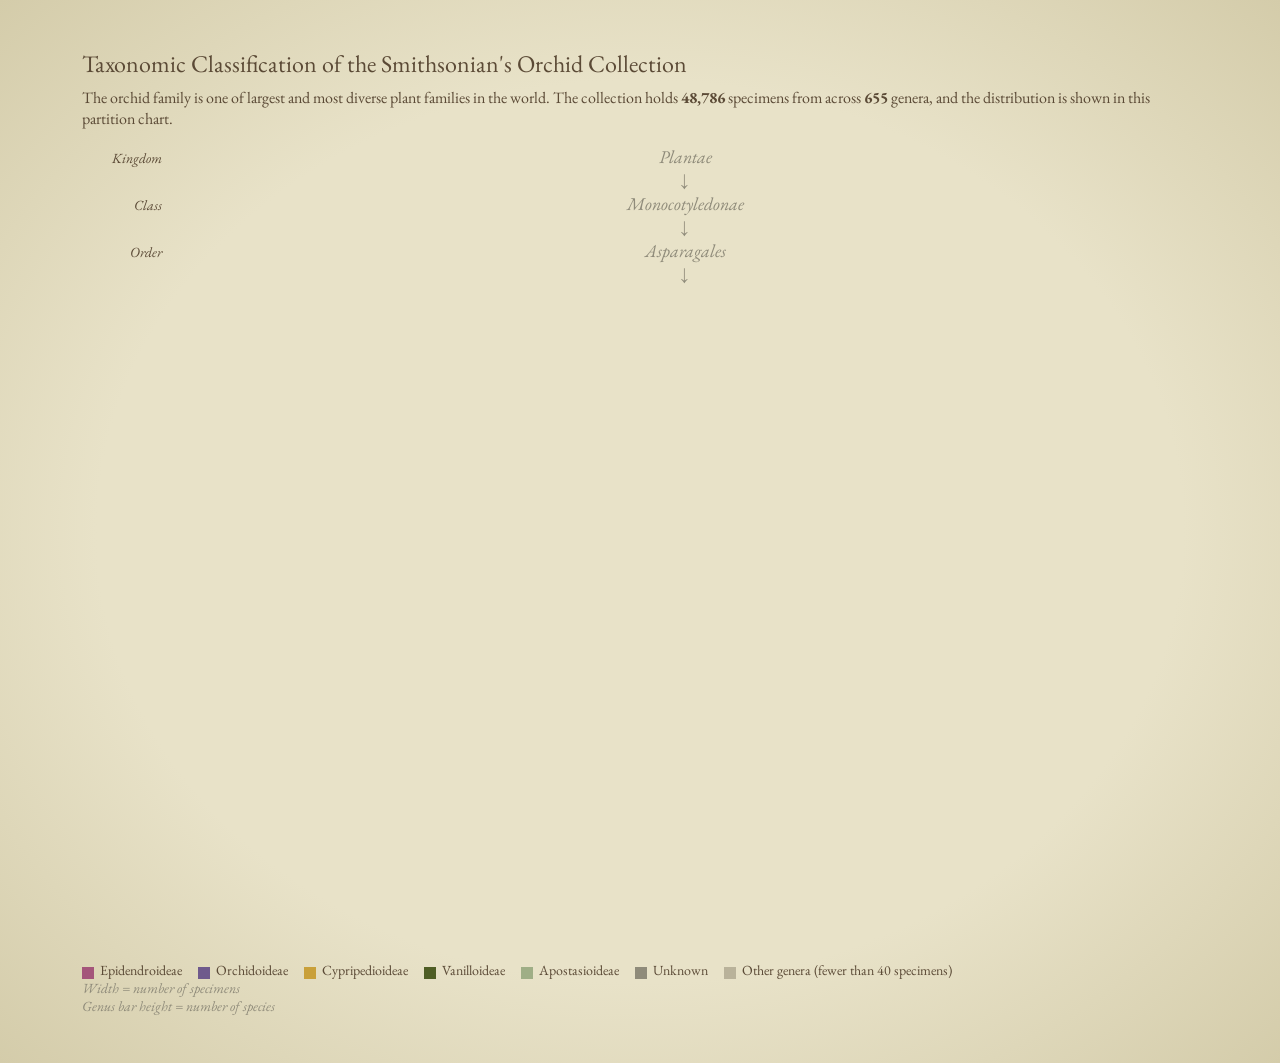
<file: index.html>
<!doctype html>
<html lang="en">

<head>
  <title>Smithsonian Orchid Visualization</title>
  <link rel="preconnect" href="https://fonts.googleapis.com">
  <link rel="preconnect" href="https://fonts.gstatic.com" crossorigin>
  <link href="https://fonts.googleapis.com/css2?family=EB+Garamond:ital@0;1&display=swap" rel="stylesheet">
  <link rel="stylesheet" href="styles.css" />
  <script src="https://d3js.org/d3.v7.min.js"></script>
  <script src="main.js" defer></script>
</head>

<body>
  <section>
    <h1>Taxonomic Classification of the Smithsonian's Orchid Collection</h1>
    <div>
      <p class="finding">
        The orchid family is one of largest and most diverse plant families in the world. The collection holds
        <b>48,786</b> specimens from across <b>655</b> genera,
        and the distribution is shown in this partition chart.
      </p>
    </div>
    <div class="lineage">
      <span class="rank">Kingdom</span><span>Plantae</span>
      <span></span><span>↓</span>
      <span class="rank">Class</span><span>Monocotyledonae</span>
      <span></span><span>↓</span>
      <span class="rank">Order</span><span>Asparagales</span>
      <span></span><span>↓</span>
    </div>
    <div class="viz-row">
      <svg id="rank-labels"></svg>
      <div id="viz">
        <svg id="blocks"></svg>
        <svg id="overlay"></svg>
      </div>
    </div>
    <div class="legend">
      <span><i class="swatch" style="background: var(--sub-epidendroideae)"></i>Epidendroideae</span>
      <span><i class="swatch" style="background: var(--sub-orchidoideae)"></i>Orchidoideae</span>
      <span><i class="swatch" style="background: var(--sub-cypripedioideae)"></i>Cypripedioideae</span>
      <span><i class="swatch" style="background: var(--sub-vanilloideae)"></i>Vanilloideae</span>
      <span><i class="swatch" style="background: var(--sub-apostasioideae)"></i>Apostasioideae</span>
      <span><i class="swatch" style="background: var(--sub-unknown)"></i>Unknown</span>
      <span><i class="swatch" style="background: var(--other)"></i>Other genera (fewer than 40 specimens)</span>
    </div>
    <p class="encoding">Width = number of specimens <br> Genus bar height = number of species</p>
  </section>
  <div class="tooltip"></div>
</body>

</html>
</file>
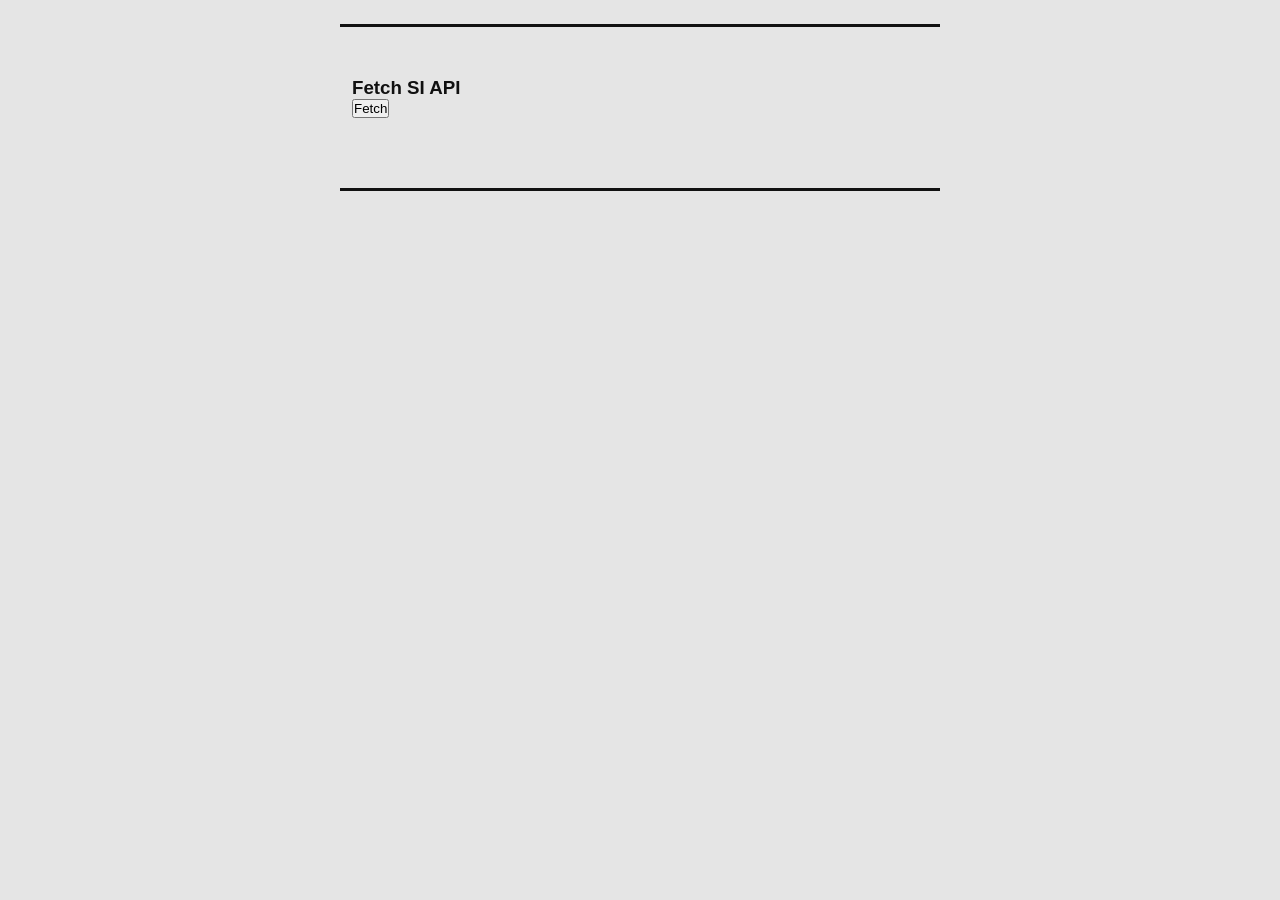
<file: setup/index.html>
<!doctype html>
<html lang="en">
  <head>
    <title>Project 1 M2 - Setup</title>
    <link rel="stylesheet" href="styles.css" />
    <script src="../utils/key.js" defer></script>
    <script src="https://d3js.org/d3.v7.min.js"></script>
    <script src="main.js" defer></script>
  </head>
  <body>
    <section>
      <h3>Fetch SI API</h3>
      <!-- <input type="text" id="city-name" placeholder="Enter city name"> -->
      <button id="fetch-api">Fetch</button>

      <svg class="svg-plot" id="PLACEHOLDER" height="0"> 
        <!-- TODO: PLOT RESULTS HERE -->
      </svg>
    </section>
  </body>
</html>
</file>
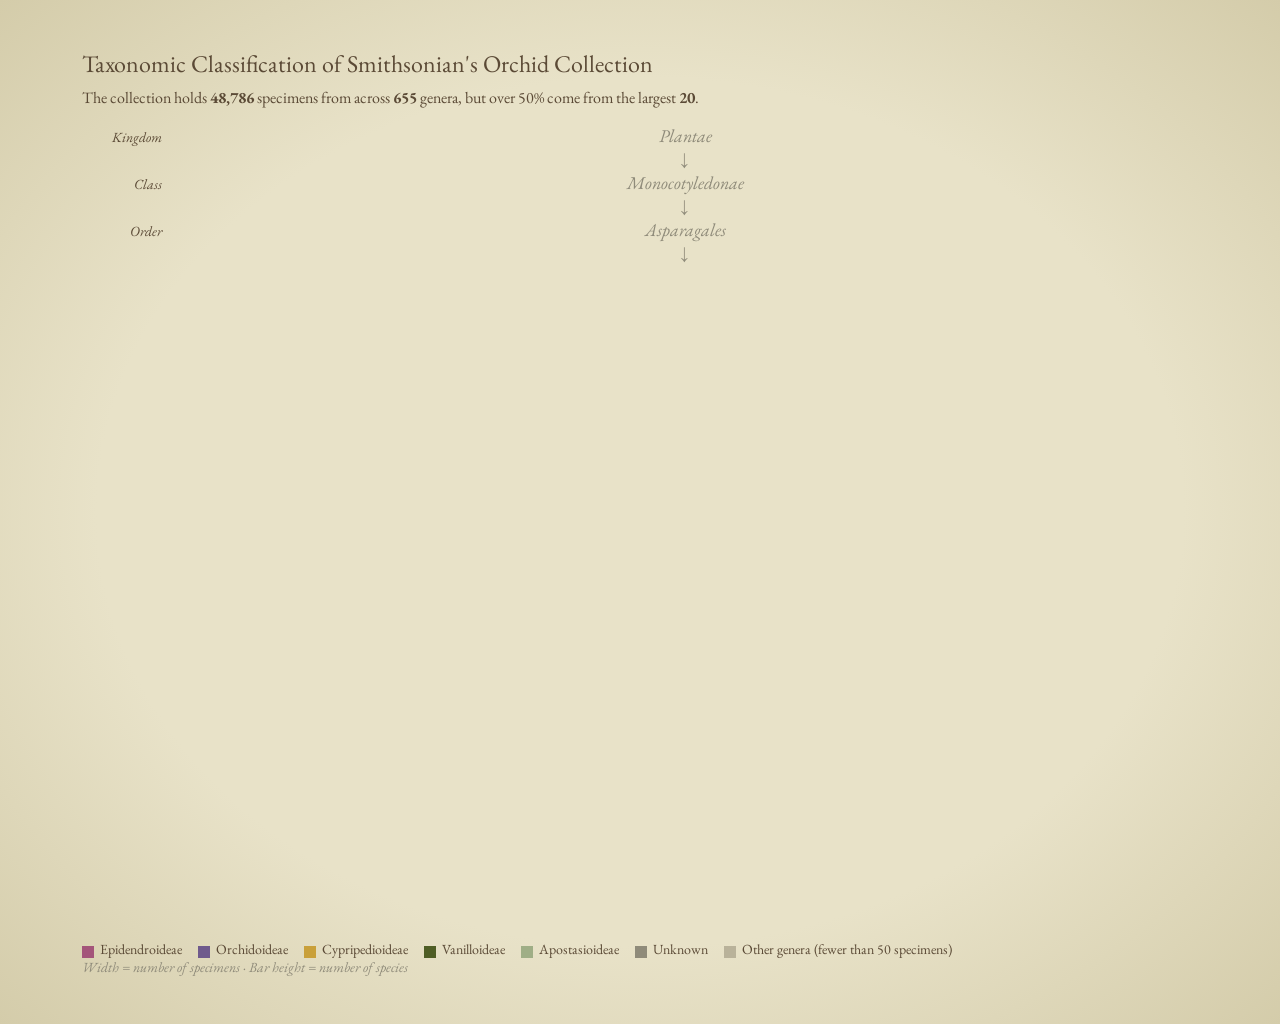
<file: visualization/index.html>
<!doctype html>
<html lang="en">

<head>
  <title>Smithsonian Orchid Visualization</title>
  <link rel="preconnect" href="https://fonts.googleapis.com">
  <link rel="preconnect" href="https://fonts.gstatic.com" crossorigin>
  <link href="https://fonts.googleapis.com/css2?family=EB+Garamond:ital@0;1&display=swap" rel="stylesheet">
  <link rel="stylesheet" href="styles.css" />
  <script src="https://d3js.org/d3.v7.min.js"></script>
  <script src="main.js" defer></script>
</head>

<body>
  <section>
    <h1>Taxonomic Classification of Smithsonian's Orchid Collection</h1>
    <p class="finding">
      The collection holds <b>48,786</b> specimens from across <b>655</b> genera,
      but over 50% come from the largest <b>20</b>.
    </p>
    <div class="lineage">
      <span class="rank">Kingdom</span><span>Plantae</span>
      <span></span><span>↓</span>
      <span class="rank">Class</span><span>Monocotyledonae</span>
      <span></span><span>↓</span>
      <span class="rank">Order</span><span>Asparagales</span>
      <span></span><span>↓</span>
    </div>
    <div class="viz-row">
      <svg id="rank-labels"></svg>
      <div id="viz">
        <svg id="blocks"></svg>
        <svg id="overlay"></svg>
      </div>
    </div>
    <div class="legend">
      <span><i class="swatch" style="background: var(--sub-epidendroideae)"></i>Epidendroideae</span>
      <span><i class="swatch" style="background: var(--sub-orchidoideae)"></i>Orchidoideae</span>
      <span><i class="swatch" style="background: var(--sub-cypripedioideae)"></i>Cypripedioideae</span>
      <span><i class="swatch" style="background: var(--sub-vanilloideae)"></i>Vanilloideae</span>
      <span><i class="swatch" style="background: var(--sub-apostasioideae)"></i>Apostasioideae</span>
      <span><i class="swatch" style="background: var(--sub-unknown)"></i>Unknown</span>
      <span><i class="swatch" style="background: var(--other)"></i>Other genera (fewer than 50 specimens)</span>
    </div>
    <p class="encoding">Width = number of specimens · Bar height = number of species</p>
    <!-- <svg class="svg-plot" id="icicle"></svg> -->
  </section>
  <div class="tooltip"></div>
</body>

</html>
</file>
<file: styles.css>
:root {
  --paper: #e8e2c8;
  --paper-edge: #d4ccaa;
  --ink: #5b4a36;
  --pencil: #8f8b7a;
  --stem: #b3b585;
  --sub-epidendroideae: #a4557a;
  --sub-orchidoideae: #6f5a8c;
  --sub-cypripedioideae: #c9a03a;
  --sub-vanilloideae: #4f5e25;
  --sub-apostasioideae: #9fae86;
  --sub-unknown: #8f8b7a;
  --other: #b9b29a;
  --viz-height: calc(100vh - 240px);
  --label-col: 90px;
}

.tooltip {
  position: fixed;
  pointer-events: none;
  opacity: 0;
  background: var(--paper);
  border: 1px solid var(--pencil);
  padding: 6px 10px;
  font-size: 14px;
}

.rank-label {
  fill: var(--ink);
  font-size: 14px;
  font-style: italic;
}

.taxon-label {
  fill: var(--paper);
  font-size: 16px;
  pointer-events: none;
}

.is-italic {
  font-style: italic;
}

* {
  box-sizing: border-box;
  margin: 0;
  padding: 0;
}

.lineage {
  display: grid;
  grid-template-columns: var(--label-col) 1fr;
  align-items: baseline;
  margin-top: 16px;
  line-height: 1.3;
  font-size: large;
  font-style: italic;
  color: var(--pencil);
  text-align: center;
}

.lineage .rank {
  text-align: right;
  padding-right: 10px;
  font-size: 14px;
  color: var(--ink);
}

body {
  font-family: "EB Garamond", serif;
  background: radial-gradient(var(--paper) 60%, var(--paper-edge));
  color: var(--ink);
  padding: 24px 40px;
  min-height: 100vh;
}

section {
  width: 95%;
  margin: 0 auto;
  padding: 24px 12px;
}

h1 {
  font-weight: normal;
}

.viz-row {
  display: flex;
}

#rank-labels {
  width: var(--label-col);
  height: var(--viz-height);
}

#viz {
  flex: 1;
  height: var(--viz-height);
  position: relative;
}

#blocks,
#overlay {
  position: absolute;
  top: 0;
  left: 0;
  width: 100%;
  height: 100%;
}

#overlay {
  pointer-events: none;
}

.legend {
  display: flex;
  flex-wrap: wrap;
  gap: 16px;
  margin-top: 16px;
  font-size: 14px;
}

.swatch {
  display: inline-block;
  width: 12px;
  height: 12px;
  margin-right: 6px;
  vertical-align: middle;
}

.finding {
  font-size: ___;
  margin: 8px 0;
}

.encoding {
  font-size: 14px;
  color: var(--pencil);
  font-style: italic;
}
</file>
<file: setup/styles.css>
* {
  box-sizing: border-box;
  margin: 0;
  padding: 0;
}

body {
  font-family: Arial, sans-serif;
  background-color: #e5e5e5;
  color: #111;
  padding: 24px 40px;
}

section {
  width: 80%;
  max-width: 600px;
  margin: 0 auto;
  padding: 50px 12px;
  border-top: 3px #111 solid;
}

section:last-of-type {
  border-bottom: 3px #111 solid;
}

.svg-plot {
  display: block;
  width: 100%;
  margin: 20px 0 0;
}
</file>
<file: visualization/styles.css>
:root {
  --paper: #e8e2c8;
  --paper-edge: #d4ccaa;
  --ink: #5b4a36;
  --pencil: #8f8b7a;
  --stem: #b3b585;
  --sub-epidendroideae: #a4557a;
  --sub-orchidoideae: #6f5a8c;
  --sub-cypripedioideae: #c9a03a;
  --sub-vanilloideae: #4f5e25;
  --sub-apostasioideae: #9fae86;
  --sub-unknown: #8f8b7a;
  --other: #b9b29a;
  --viz-height: calc(100vh - 240px);
  --label-col: 90px;
}

.tooltip {
  position: fixed;
  pointer-events: none;
  opacity: 0;
  background: var(--paper);
  border: 1px solid var(--pencil);
  padding: 6px 10px;
  font-size: 14px;
}

.rank-label {
  fill: var(--ink);
  font-size: 14px;
  font-style: italic;
}

.taxon-label {
  fill: var(--paper);
  font-size: 14px;
  pointer-events: none;
}

.is-italic {
  font-style: italic;
}

.genus-label {
  fill: var(--ink);
}

* {
  box-sizing: border-box;
  margin: 0;
  padding: 0;
}

.lineage {
  display: grid;
  grid-template-columns: var(--label-col) 1fr;
  align-items: baseline;
  margin-top: 16px;
  line-height: 1.3;
  font-size: large;
  font-style: italic;
  color: var(--pencil);
  text-align: center;
}

.lineage .rank {
  text-align: right;
  padding-right: 10px;
  font-size: 14px;
  color: var(--ink);
}

body {
  font-family: "EB Garamond", serif;
  background: radial-gradient(var(--paper) 60%, var(--paper-edge));
  color: var(--ink);
  padding: 24px 40px;
  min-height: 100vh;
}

section {
  width: 95%;
  margin: 0 auto;
  padding: 24px 12px;
}

h1 {
  font-weight: normal;
}

.viz-row {
  display: flex;
}

#rank-labels {
  width: var(--label-col);
  height: var(--viz-height);
}

#viz {
  flex: 1;
  height: var(--viz-height);
  position: relative;
}

#blocks,
#overlay {
  position: absolute;
  top: 0;
  left: 0;
  width: 100%;
  height: 100%;
}

#overlay {
  pointer-events: none;
}

.legend {
  display: flex;
  /* items side by side */
  flex-wrap: wrap;
  /* wrap onto a new line on narrow screens */
  gap: 16px;
  margin-top: 16px;
  font-size: 14px;
}

.swatch {
  display: inline-block;
  /* <i> is inline by default and would ignore width/height */
  width: 12px;
  height: 12px;
  margin-right: 6px;
  vertical-align: middle;
}

.finding {
  font-size: ___;
  margin: 8px 0;
}

.encoding {
  font-size: 14px;
  color: var(--pencil);
  font-style: italic;
}
</file>
